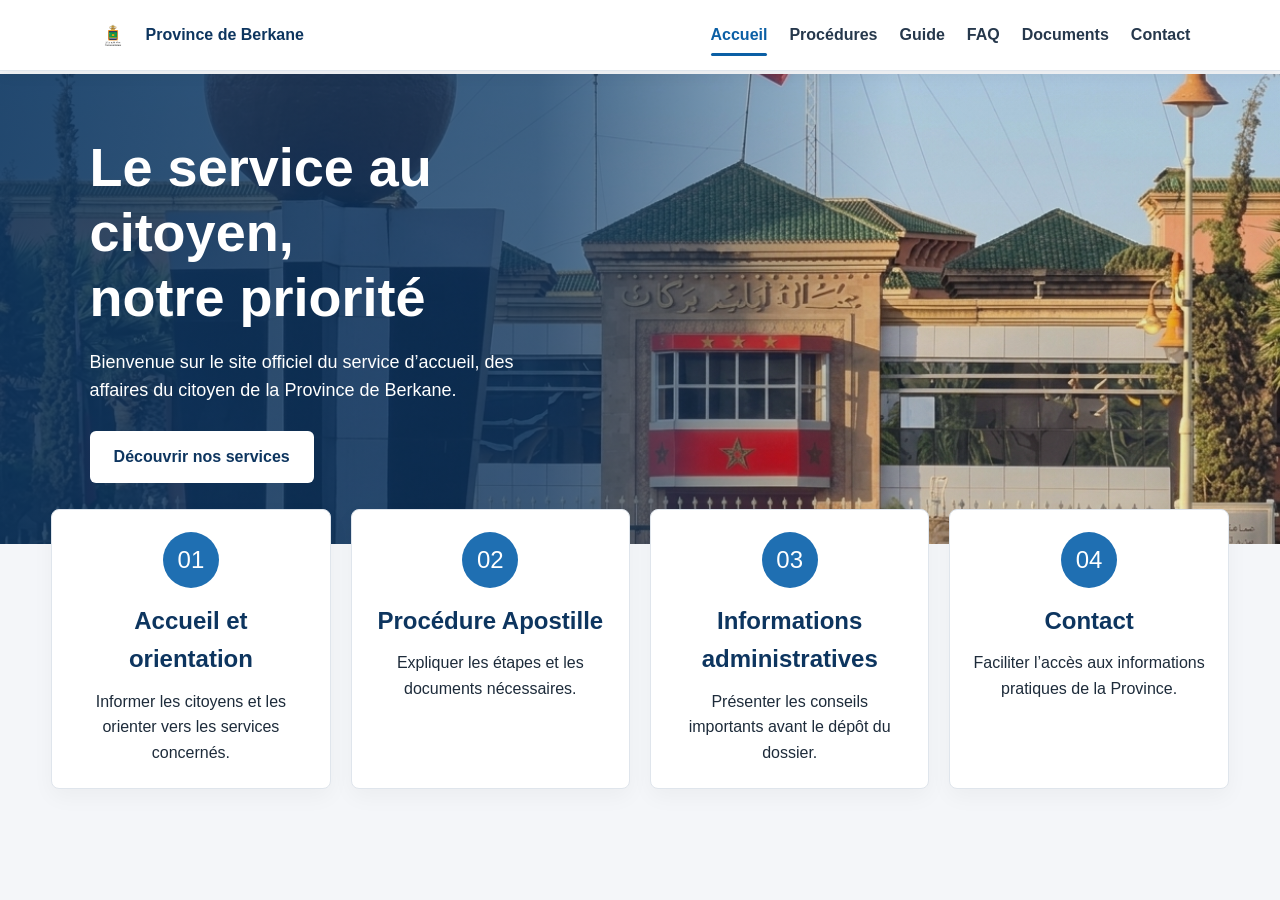
<file: index.html>
<!DOCTYPE html>
<html lang="fr">
<head>
    <meta charset="UTF-8">
    <meta name="viewport" content="width=device-width, initial-scale=1.0">
    <title>Province de Berkane - Accueil</title>
    <link rel="stylesheet" href="style.css">
</head>
<body>
    <header class="navbar">
        <a href="index.html" class="logo">
            <img src="logo.png" alt="Logo Province de Berkane">
            <span>Province de Berkane</span>
        </a>

        <button class="menu-btn" id="menuBtn">&#9776;</button>

        <nav id="navMenu">
            <a href="index.html" class="active">Accueil</a>
            <a href="procedures.html">Procédures</a>
            <a href="guide.html">Guide</a>
            <a href="faq.html">FAQ</a>
            <a href="documents.html">Documents</a>
            <a href="contact.html">Contact</a>
        </nav>
    </header>

    <main>
        <section class="hero">
            <div class="hero-box">
                <h1>Le service au citoyen,<br>notre priorité</h1>

                <p>
                    Bienvenue sur le site officiel du service d’accueil,
                    des affaires du citoyen de la Province de Berkane.
                </p>

                <a href="procedures.html" class="btn light-btn">Découvrir nos services</a>
            </div>
        </section>

        <section class="home-cards">
            <article class="info-card">
                <div class="icon blue">01</div>
                <h2>Accueil et orientation</h2>
                <p>Informer les citoyens et les orienter vers les services concernés.</p>
            </article>

            <article class="info-card">
                <div class="icon blue">02</div>
                <h2>Procédure Apostille</h2>
                <p>Expliquer les étapes et les documents nécessaires.</p>
            </article>

            <article class="info-card">
                <div class="icon blue">03</div>
                <h2>Informations administratives</h2>
                <p>Présenter les conseils importants avant le dépôt du dossier.</p>
            </article>

            <article class="info-card">
                <div class="icon blue">04</div>
                <h2>Contact</h2>
                <p>Faciliter l’accès aux informations pratiques de la Province.</p>
            </article>
        </section>
    </main>

    <script src="script.js"></script>
</body>
</html>
</file>
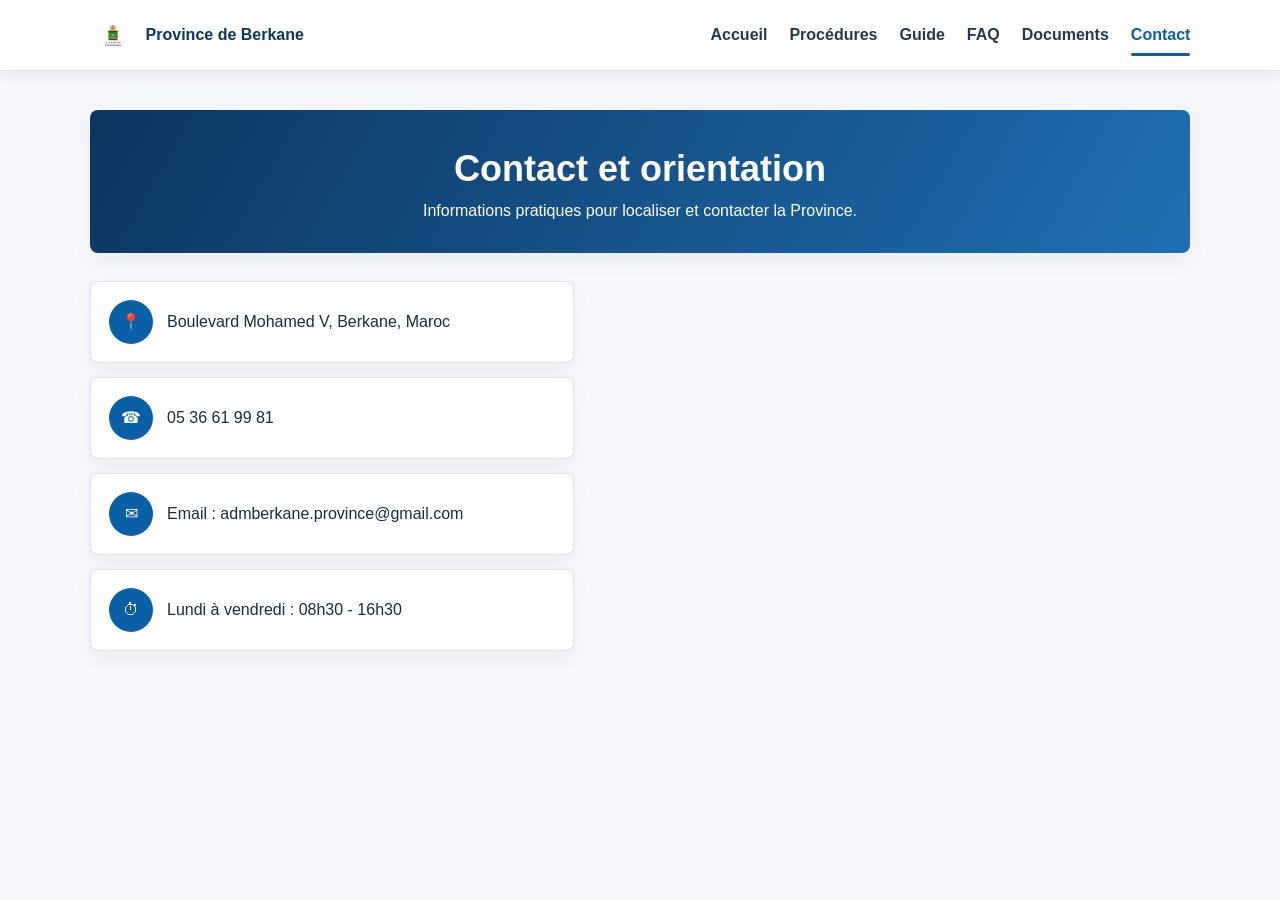
<file: contact.html>
<!DOCTYPE html>
<html lang="fr">
<head>
    <meta charset="UTF-8">
    <meta name="viewport" content="width=device-width, initial-scale=1.0">
    <title>Contact</title>
    <link rel="stylesheet" href="style.css">
</head>
<body>
    <header class="navbar">
        <a href="index.html" class="logo">
            <img src="logo.png" alt="Logo Province de Berkane">
            <span>Province de Berkane</span>
        </a>

        <button class="menu-btn" id="menuBtn">&#9776;</button>

        <nav id="navMenu">
            <a href="index.html">Accueil</a>
            <a href="procedures.html">Procédures</a>
            <a href="guide.html">Guide</a>
            <a href="faq.html">FAQ</a>
            <a href="documents.html">Documents</a>
            <a href="contact.html" class="active">Contact</a>
        </nav>
    </header>

    <main class="container">
        <section class="page-banner">
            <h1>Contact et orientation</h1>
            <p>Informations pratiques pour localiser et contacter la Province.</p>
        </section>

        <section class="contact-page">
            <div class="contact-info">
                <div class="contact-item">
                    <span>📍</span>
                    <p> Boulevard Mohamed V, Berkane, Maroc</p>
                </div>

                <div class="contact-item">
                    <span>☎</span>
                    <p> 05 36 61 99 81</p>
                </div>

                <div class="contact-item">
                    <span>✉</span>
                    <p>Email : admberkane.province@gmail.com </p>
                </div>

                <div class="contact-item">
                    <span>⏱</span>
                    <p>Lundi à vendredi : 08h30 - 16h30</p>
                </div>
            </div>

            <iframe
                title="Localisation de la Province de Berkane"
                src="https://www.google.com/maps?q=Province%20de%20Berkane%20Maroc&output=embed">
            </iframe>
        </section>
    </main>

    <script src="script.js"></script>
</body>
</html>
</file>
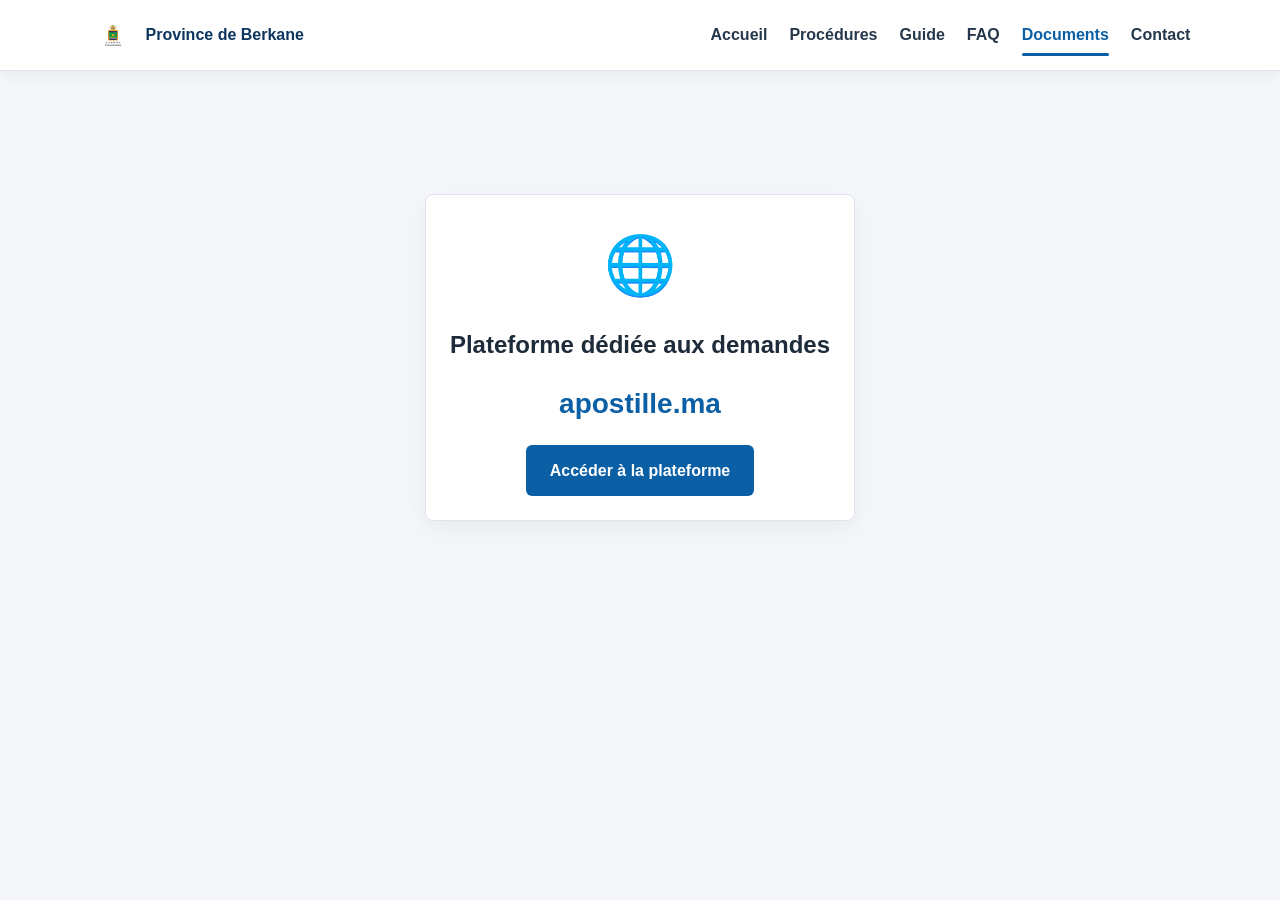
<file: documents.html>
<!DOCTYPE html>
<html lang="fr">
<head>
    <meta charset="UTF-8">
    <meta name="viewport" content="width=device-width, initial-scale=1.0">
    <title>Plateforme Apostille</title>
    <link rel="stylesheet" href="style.css">
</head>
<body>
    <header class="navbar">
        <a href="index.html" class="logo">
            <img src="logo.png" alt="Logo Province de Berkane">
            <span>Province de Berkane</span>
        </a>

        <button class="menu-btn" id="menuBtn">&#9776;</button>

        <nav id="navMenu">
            <a href="index.html">Accueil</a>
            <a href="procedures.html">Procédures</a>
            <a href="guide.html">Guide</a>
            <a href="faq.html">FAQ</a>
            <a href="documents.html" class="active">Documents</a>
            <a href="contact.html">Contact</a>
        </nav>
    </header>

    <main class="container center">
        <section class="platform-card">
            <div class="big-icon">🌐</div>
            <h1>Plateforme dédiée aux demandes</h1>
            <p>apostille.ma</p>
            <a href="https://www.apostille.ma/" target="_blank" class="btn">Accéder à la plateforme</a>
        </section>
    </main>

    <script src="script.js"></script>
</body>
</html>
</file>
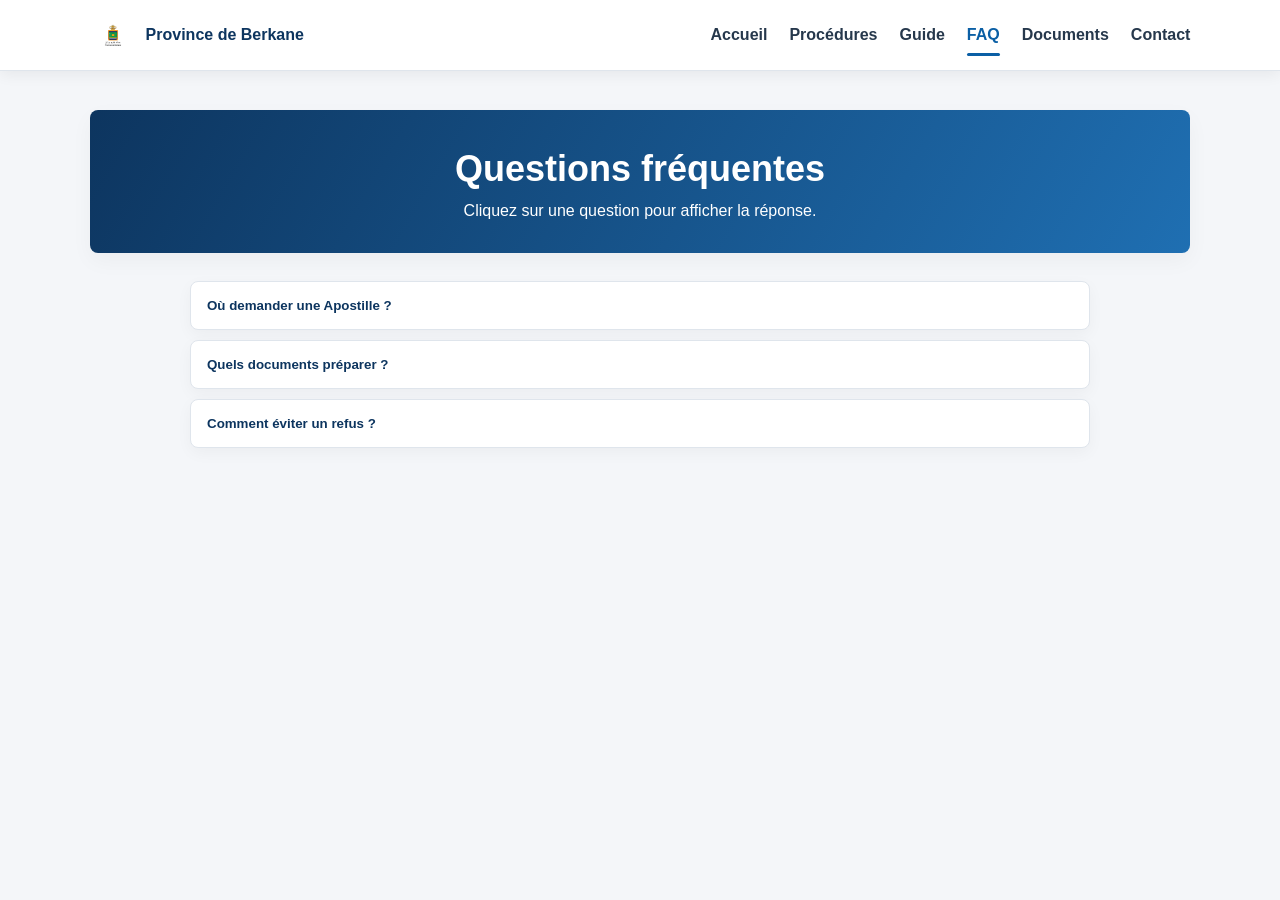
<file: faq.html>
<!DOCTYPE html>
<html lang="fr">
<head>
    <meta charset="UTF-8">
    <meta name="viewport" content="width=device-width, initial-scale=1.0">
    <title>FAQ</title>
    <link rel="stylesheet" href="style.css">
</head>
<body>
    <header class="navbar">
        <a href="index.html" class="logo">
            <img src="logo.png" alt="Logo Province de Berkane">
            <span>Province de Berkane</span>
        </a>

        <button class="menu-btn" id="menuBtn">&#9776;</button>

        <nav id="navMenu">
            <a href="index.html">Accueil</a>
            <a href="procedures.html">Procédures</a>
            <a href="guide.html">Guide</a>
            <a href="faq.html" class="active">FAQ</a>
            <a href="documents.html">Documents</a>
            <a href="contact.html">Contact</a>
        </nav>
    </header>

    <main class="container">
        <section class="page-banner">
            <h1>Questions fréquentes</h1>
            <p>Cliquez sur une question pour afficher la réponse.</p>
        </section>

        <section class="faq">
            <button class="faq-question">Où demander une Apostille ?</button>
            <p class="faq-answer">La demande se fait auprès de la Province.</p>

            <button class="faq-question">Quels documents préparer ?</button>
            <p class="faq-answer">Préparer les documents originaux ou les copies légalisées selon votre procédure.</p>

            <button class="faq-question">Comment éviter un refus ?</button>
            <p class="faq-answer">Vérifiez les informations, la lisibilité, les signatures et les cachets avant le dépôt.</p>
        </section>
    </main>

    <script src="script.js"></script>
</body>
</html>
</file>
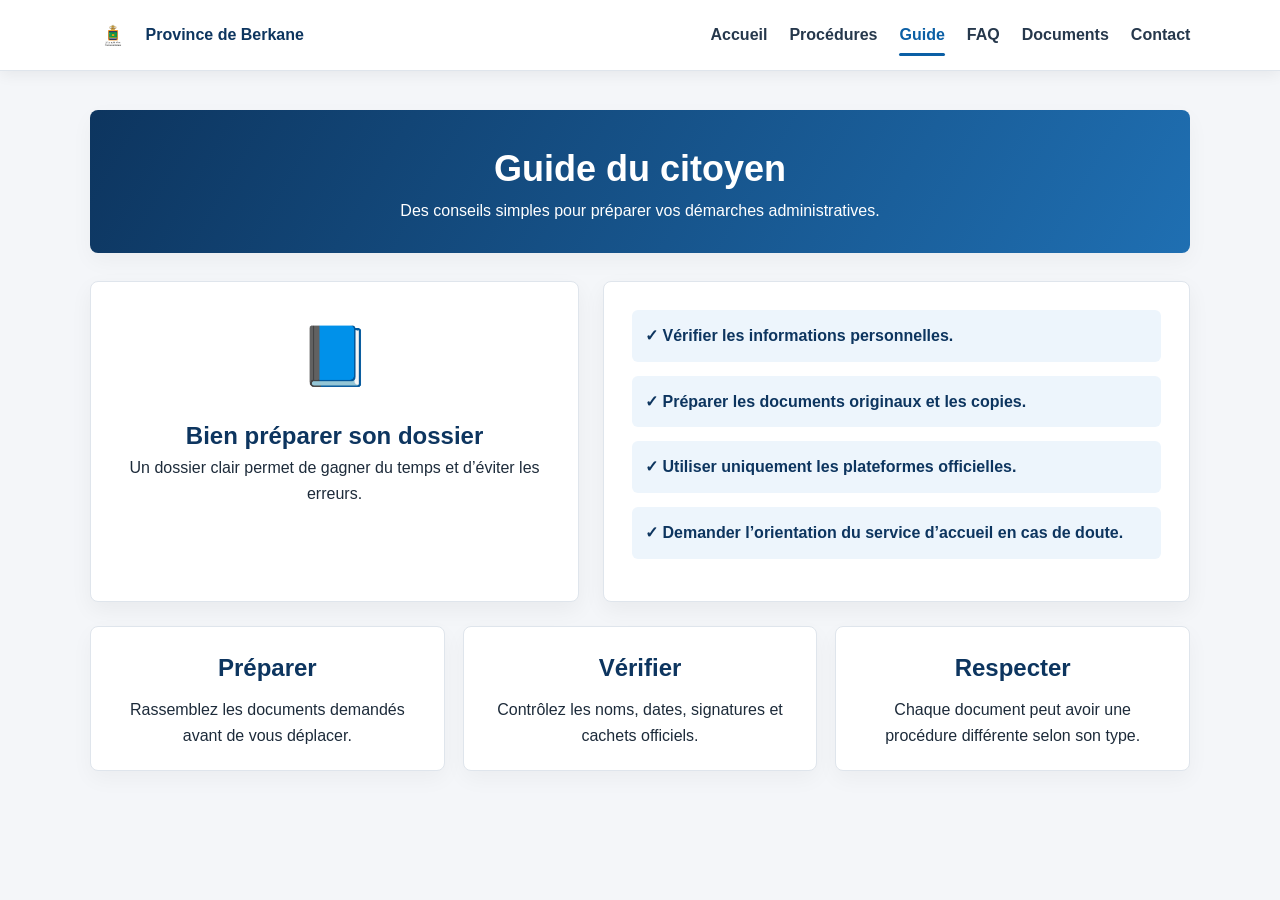
<file: guide.html>
<!DOCTYPE html>
<html lang="fr">
<head>
    <meta charset="UTF-8">
    <meta name="viewport" content="width=device-width, initial-scale=1.0">
    <title>Guide du citoyen</title>
    <link rel="stylesheet" href="style.css">
</head>
<body>
    <header class="navbar">
        <a href="index.html" class="logo">
            <img src="logo.png" alt="Logo Province de Berkane">
            <span>Province de Berkane</span>
        </a>

        <button class="menu-btn" id="menuBtn">&#9776;</button>

        <nav id="navMenu">
            <a href="index.html">Accueil</a>
            <a href="procedures.html">Procédures</a>
            <a href="guide.html" class="active">Guide</a>
            <a href="faq.html">FAQ</a>
            <a href="documents.html">Documents</a>
            <a href="contact.html">Contact</a>
        </nav>
    </header>

    <main class="container">
        <section class="page-banner">
            <h1>Guide du citoyen</h1>
            <p>Des conseils simples pour préparer vos démarches administratives.</p>
        </section>

        <section class="guide-layout">
            <div class="guide-visual">
                <div class="big-icon">📘</div>
                <h2>Bien préparer son dossier</h2>
                <p>Un dossier clair permet de gagner du temps et d’éviter les erreurs.</p>
            </div>

            <div class="guide-list">
                <p>✓ Vérifier les informations personnelles.</p>
                <p>✓ Préparer les documents originaux et les copies.</p>
                <p>✓ Utiliser uniquement les plateformes officielles.</p>
                <p>✓ Demander l’orientation du service d’accueil en cas de doute.</p>
            </div>
        </section>

        <section class="info-grid">
            <article class="info-card">
                <h2>Préparer</h2>
                <p>Rassemblez les documents demandés avant de vous déplacer.</p>
            </article>

            <article class="info-card">
                <h2>Vérifier</h2>
                <p>Contrôlez les noms, dates, signatures et cachets officiels.</p>
            </article>

            <article class="info-card">
                <h2>Respecter</h2>
                <p>Chaque document peut avoir une procédure différente selon son type.</p>
            </article>
        </section>
    </main>

    <script src="script.js"></script>
</body>
</html>
</file>
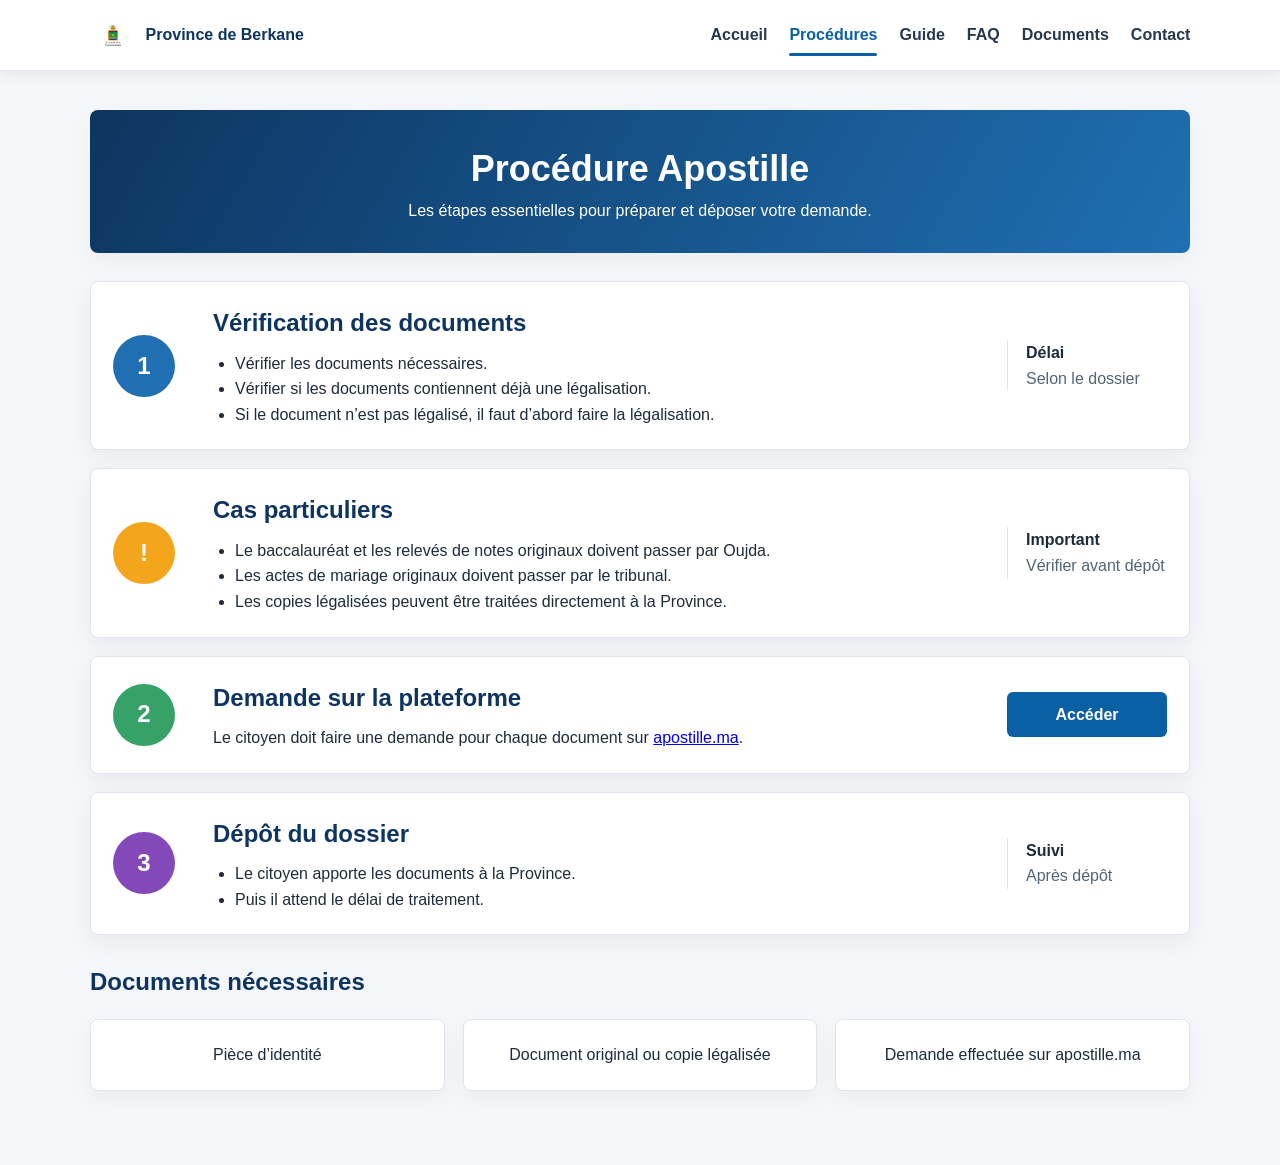
<file: procedures.html>
<!DOCTYPE html>
<html lang="fr">
<head>
    <meta charset="UTF-8">
    <meta name="viewport" content="width=device-width, initial-scale=1.0">
    <title>Procédure Apostille</title>
    <link rel="stylesheet" href="style.css">
</head>
<body>
    <header class="navbar">
        <a href="index.html" class="logo">
            <img src="logo.png" alt="Logo Province de Berkane">
            <span>Province de Berkane</span>
        </a>

        <button class="menu-btn" id="menuBtn">&#9776;</button>

        <nav id="navMenu">
            <a href="index.html">Accueil</a>
            <a href="procedures.html" class="active">Procédures</a>
            <a href="guide.html">Guide</a>
            <a href="faq.html">FAQ</a>
            <a href="documents.html">Documents</a>
            <a href="contact.html">Contact</a>
        </nav>
    </header>

    <main class="container">
        <section class="page-banner">
            <h1>Procédure Apostille</h1>
            <p>Les étapes essentielles pour préparer et déposer votre demande.</p>
        </section>

        <section class="procedure-card">
            <div class="round-icon blue">1</div>

            <div class="procedure-text">
                <h2>Vérification des documents</h2>
                <ul>
                    <li>Vérifier les documents nécessaires.</li>
                    <li>Vérifier si les documents contiennent déjà une légalisation.</li>
                    <li>Si le document n’est pas légalisé, il faut d’abord faire la légalisation.</li>
                </ul>
            </div>

            <div class="procedure-side">
                <strong>Délai</strong>
                <span>Selon le dossier</span>
            </div>
        </section>

        <section class="procedure-card">
            <div class="round-icon orange">!</div>

            <div class="procedure-text">
                <h2>Cas particuliers</h2>
                <ul>
                    <li>Le baccalauréat et les relevés de notes originaux doivent passer par Oujda.</li>
                    <li>Les actes de mariage originaux doivent passer par le tribunal.</li>
                    <li>Les copies légalisées peuvent être traitées directement à la Province.</li>
                </ul>
            </div>

            <div class="procedure-side">
                <strong>Important</strong>
                <span>Vérifier avant dépôt</span>
            </div>
        </section>

        <section class="procedure-card">
            <div class="round-icon green">2</div>

            <div class="procedure-text">
                <h2>Demande sur la plateforme</h2>
                <p>
                    Le citoyen doit faire une demande pour chaque document sur
                    <a href="https://www.apostille.ma/" target="_blank">apostille.ma</a>.
                </p>
            </div>

            <a href="https://www.apostille.ma/" target="_blank" class="small-btn">Accéder</a>
        </section>

        <section class="procedure-card">
            <div class="round-icon purple">3</div>

            <div class="procedure-text">
                <h2>Dépôt du dossier</h2>
                <ul>
                    <li>Le citoyen apporte les documents à la Province.</li>
                    <li>Puis il attend le délai de traitement.</li>
                </ul>
            </div>

            <div class="procedure-side">
                <strong>Suivi</strong>
                <span>Après dépôt</span>
            </div>
        </section>

        <section class="documents-box">
            <h2>Documents nécessaires</h2>

            <div class="info-grid">
                <div class="info-card">Pièce d’identité</div>
                <div class="info-card">Document original ou copie légalisée</div>
                <div class="info-card">Demande effectuée sur apostille.ma</div>
            </div>
        </section>
    </main>

    <script src="script.js"></script>
</body>
</html>
</file>
<file: style.css>
/* Style général du site administratif */
* {
    box-sizing: border-box;
    margin: 0;
    padding: 0;
}

body {
    font-family: Arial, Helvetica, sans-serif;
    background: #f4f6f9;
    color: #1d2b3a;
    line-height: 1.6;
}

.navbar {
    position: fixed;
    top: 0;
    width: 100%;
    z-index: 100;
    display: flex;
    align-items: center;
    justify-content: space-between;
    padding: 12px 7%;
    background: #ffffff;
    border-bottom: 1px solid #dfe5ec;
    box-shadow: 0 4px 14px rgba(0, 0, 0, 0.06);
}

.logo {
    display: flex;
    align-items: center;
    gap: 10px;
    color: #0d355f;
    font-weight: bold;
    text-decoration: none;
}

.logo img {
    width: 46px;
    height: 46px;
    object-fit: contain;
}

nav {
    display: flex;
    gap: 22px;
}

nav a {
    position: relative;
    color: #26384c;
    font-weight: 600;
    text-decoration: none;
}

nav a:hover,
nav a.active {
    color: #0b5fa5;
}

nav a.active::after,
nav a:hover::after {
    content: "";
    position: absolute;
    left: 0;
    bottom: -8px;
    width: 100%;
    height: 3px;
    background: #0b5fa5;
    border-radius: 8px;
}

.menu-btn {
    display: none;
    padding: 6px 12px;
    color: white;
    background: #0d355f;
    border: none;
    border-radius: 6px;
    font-size: 22px;
    cursor: pointer;
}

.hero {
    height: 470px;
    display: flex;
    align-items: center;
    margin-top: 74px;
    background:
        linear-gradient(90deg, rgba(13, 53, 95, 0.88) 0%, rgba(13, 53, 95, 0.72) 42%, rgba(13, 53, 95, 0.08) 70%),
        url("province.png") center / cover;
}

.hero-box {
    width: 48%;
    min-width: 430px;
    padding: 55px 7%;
    color: white;
}

.hero h1 {
    margin-bottom: 18px;
    font-size: clamp(34px, 5vw, 54px);
    line-height: 1.2;
}

.hero p {
    max-width: 520px;
    margin-bottom: 26px;
    font-size: 18px;
}

.btn {
    display: inline-block;
    padding: 13px 24px;
    color: white;
    background: #0b5fa5;
    border-radius: 6px;
    font-weight: bold;
    text-decoration: none;
    transition: 0.3s;
}

.light-btn {
    color: #0d355f;
    background: white;
}

.light-btn:hover {
    color: white;
    background: #0b5fa5;
}

.btn:hover {
    background: #0d355f;
    transform: translateY(-2px);
}

.home-cards {
    width: min(1180px, 92%);
    display: grid;
    grid-template-columns: repeat(4, 1fr);
    gap: 20px;
    margin: -35px auto 55px;
    position: relative;
    z-index: 2;
}

.container {
    width: min(1100px, 90%);
    margin: auto;
    padding-top: 110px;
    padding-bottom: 50px;
}

.page-title,
.page-banner {
    margin-bottom: 28px;
    padding: 30px;
    background: white;
    border-left: 5px solid #0b5fa5;
    border-radius: 8px;
    box-shadow: 0 8px 22px rgba(0, 0, 0, 0.04);
}

.page-title h1,
.page-banner h1 {
    color: #0d355f;
    font-size: 36px;
}

.page-banner {
    color: white;
    text-align: center;
    background: linear-gradient(120deg, #0d355f, #1f6fb2);
    border-left: none;
}

.page-banner h1 {
    color: white;
}

.card,
.platform-card {
    margin-bottom: 20px;
    padding: 24px;
    background: white;
    border: 1px solid #dfe5ec;
    border-radius: 8px;
    box-shadow: 0 8px 22px rgba(0, 0, 0, 0.05);
}

.card {
    border-top: 4px solid #0b5fa5;
}

.card h2,
.info-card h2 {
    margin-bottom: 10px;
    color: #0d355f;
}

ul {
    padding-left: 22px;
}

.procedure-card {
    display: grid;
    grid-template-columns: 80px 1fr 160px;
    gap: 20px;
    align-items: center;
    margin-bottom: 18px;
    padding: 22px;
    background: white;
    border: 1px solid #dfe5ec;
    border-radius: 8px;
    box-shadow: 0 8px 22px rgba(0, 0, 0, 0.05);
}

.procedure-text h2 {
    margin-bottom: 8px;
    color: #0d355f;
}

.procedure-side {
    padding-left: 18px;
    border-left: 1px solid #dfe5ec;
}

.procedure-side strong,
.procedure-side span {
    display: block;
}

.procedure-side span {
    color: #526477;
}

.round-icon {
    width: 62px;
    height: 62px;
    display: flex;
    align-items: center;
    justify-content: center;
    color: white;
    border-radius: 50%;
    font-size: 24px;
    font-weight: bold;
}

.small-btn {
    display: inline-block;
    padding: 10px 18px;
    color: white;
    background: #0b5fa5;
    border-radius: 6px;
    font-weight: bold;
    text-align: center;
    text-decoration: none;
}

.info-grid,
.contact-grid {
    display: grid;
    grid-template-columns: repeat(3, 1fr);
    gap: 18px;
    margin-bottom: 24px;
}

.info-card {
    padding: 22px;
    background: white;
    border: 1px solid #dfe5ec;
    border-radius: 8px;
    text-align: center;
    box-shadow: 0 8px 22px rgba(0, 0, 0, 0.04);
    transition: 0.3s;
}

.icon {
    width: 56px;
    height: 56px;
    display: flex;
    align-items: center;
    justify-content: center;
    margin: 0 auto 14px;
    color: white;
    border-radius: 50%;
    font-size: 24px;
}

.blue {
    background: #1f6fb2;
}

.green {
    background: #36a268;
}

.orange {
    background: #f3a51c;
}

.purple {
    background: #8449b8;
}

.info-card:hover {
    transform: translateY(-4px);
    box-shadow: 0 14px 28px rgba(13, 53, 95, 0.12);
}

.documents-box {
    margin-top: 28px;
}

.documents-box h2 {
    margin-bottom: 18px;
    color: #0d355f;
}

.guide-layout {
    display: grid;
    grid-template-columns: 1fr 1.2fr;
    gap: 24px;
    margin-bottom: 24px;
}

.guide-visual,
.guide-list {
    padding: 28px;
    background: white;
    border: 1px solid #dfe5ec;
    border-radius: 8px;
    box-shadow: 0 8px 22px rgba(0, 0, 0, 0.05);
}

.guide-visual {
    text-align: center;
}

.guide-visual h2 {
    color: #0d355f;
}

.big-icon {
    margin-bottom: 14px;
    font-size: 58px;
}

.guide-list p {
    margin-bottom: 14px;
    padding: 13px;
    background: #edf5fc;
    border-radius: 6px;
    color: #0d355f;
    font-weight: 600;
}

.faq {
    display: grid;
    gap: 10px;
    max-width: 900px;
    margin: auto;
}

.faq-question {
    padding: 16px;
    text-align: left;
    color: #0d355f;
    background: white;
    border: 1px solid #dfe5ec;
    border-radius: 8px;
    font-weight: bold;
    cursor: pointer;
    box-shadow: 0 5px 16px rgba(0, 0, 0, 0.04);
}

.faq-answer {
    display: none;
    padding: 16px;
    background: #eaf1f8;
    border-radius: 8px;
}

.faq-answer.show {
    display: block;
}

.center {
    display: flex;
    min-height: 75vh;
    align-items: center;
    justify-content: center;
    text-align: center;
}

.platform-card p {
    margin: 18px 0;
    color: #0b5fa5;
    font-size: 28px;
    font-weight: bold;
}

.contact-page {
    display: grid;
    grid-template-columns: 0.9fr 1.1fr;
    gap: 24px;
}

.contact-info {
    display: grid;
    gap: 14px;
}

.contact-item {
    display: flex;
    gap: 14px;
    align-items: center;
    padding: 18px;
    background: white;
    border: 1px solid #dfe5ec;
    border-radius: 8px;
    box-shadow: 0 8px 22px rgba(0, 0, 0, 0.04);
}

.contact-item span {
    width: 44px;
    height: 44px;
    display: flex;
    align-items: center;
    justify-content: center;
    color: white;
    background: #0b5fa5;
    border-radius: 50%;
}

iframe {
    width: 100%;
    height: 350px;
    border: none;
    border-radius: 8px;
}

@media (max-width: 768px) {
    .menu-btn {
        display: block;
    }

    nav {
        display: none;
        position: absolute;
        top: 72px;
        left: 0;
        width: 100%;
        flex-direction: column;
        padding: 20px 7%;
        background: white;
        border-bottom: 1px solid #dfe5ec;
    }

    nav.open {
        display: flex;
    }

    nav a.active::after,
    nav a:hover::after {
        display: none;
    }

    .hero {
        height: auto;
        min-height: 430px;
        margin-top: 72px;
        background:
            linear-gradient(rgba(13, 53, 95, 0.82), rgba(13, 53, 95, 0.82)),
            url("province.png") center / cover;
    }

    .hero-box {
        width: 100%;
        min-width: 0;
        padding: 60px 7%;
    }

    .home-cards {
        grid-template-columns: 1fr;
        margin-top: 25px;
    }

    .info-grid,
    .contact-grid,
    .procedure-card,
    .guide-layout,
    .contact-page {
        grid-template-columns: 1fr;
    }

    .procedure-side {
        padding-left: 0;
        padding-top: 14px;
        border-left: none;
        border-top: 1px solid #dfe5ec;
    }
}
</file>
